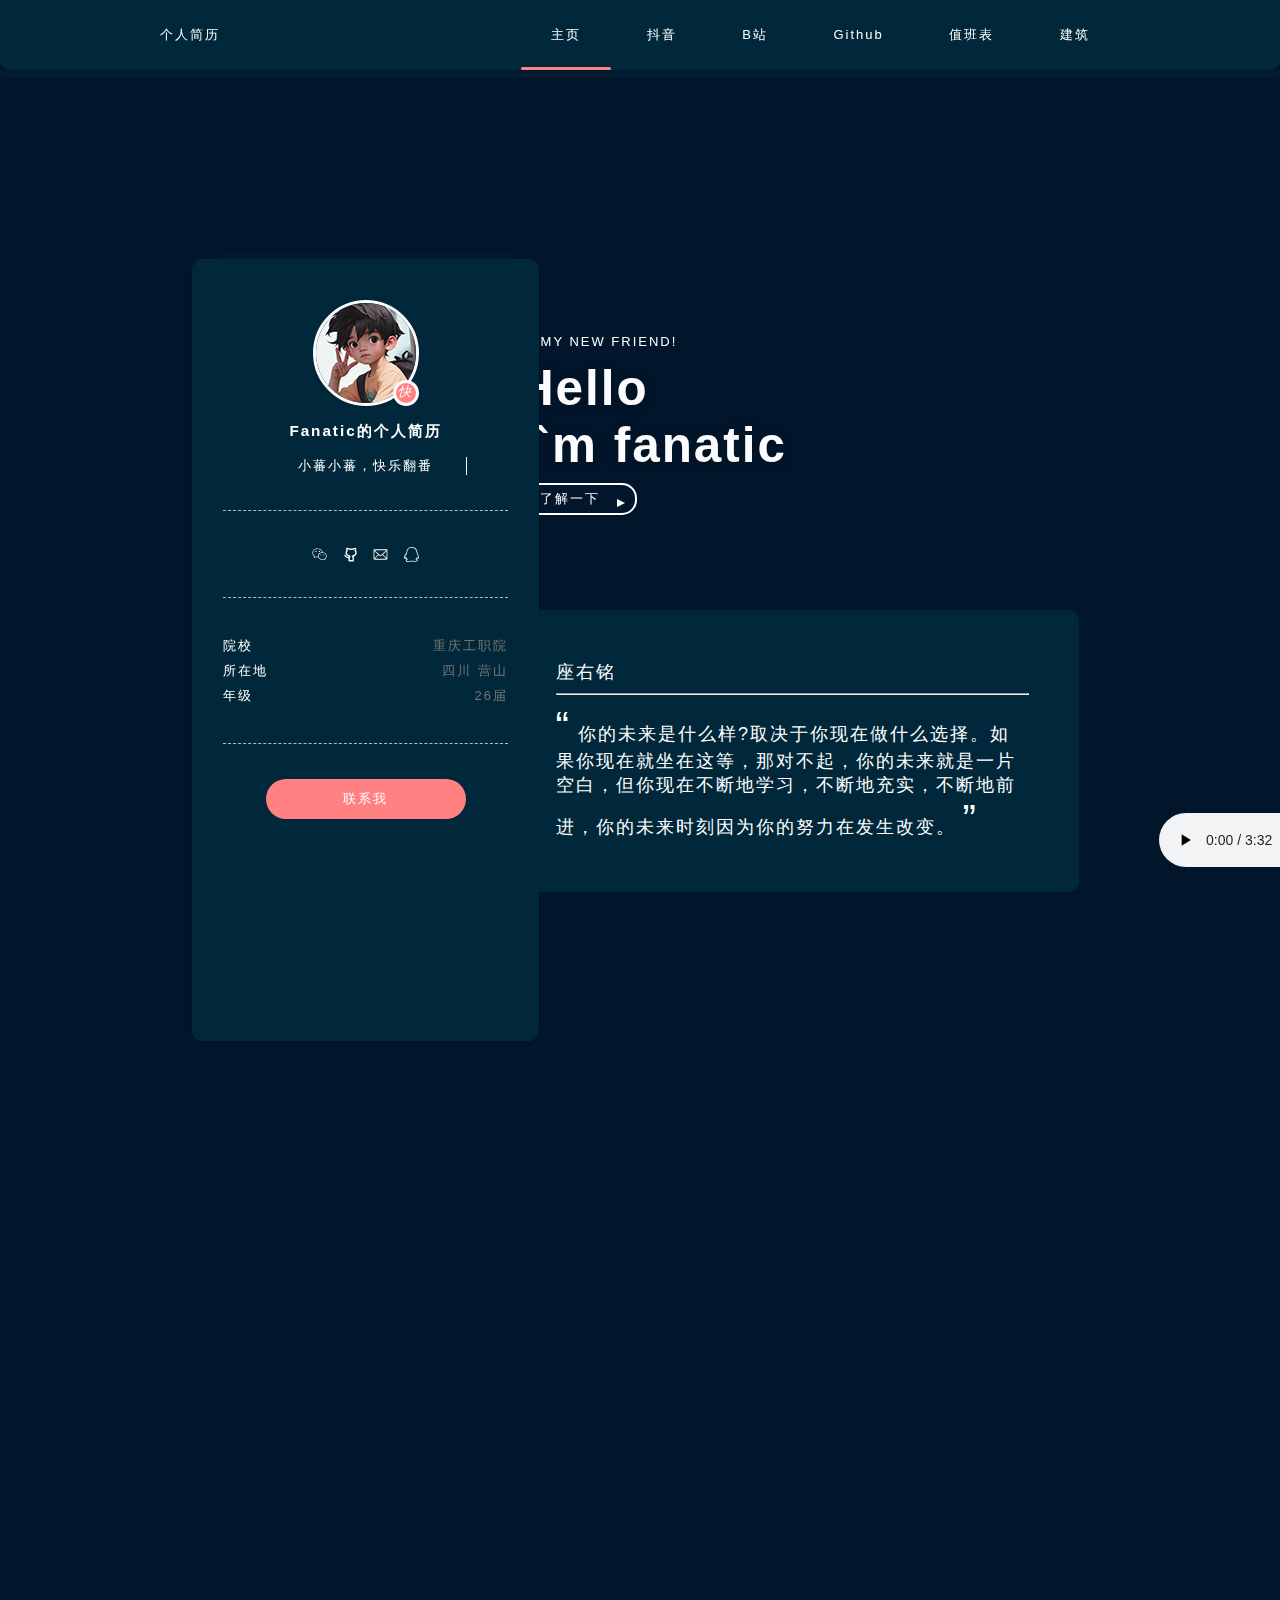
<file: index.html>
<!DOCTYPE html>
<html lang="zh-CH">

<head>
  <meta charset="UTF-8">
  <meta http-equiv="X-UA-Compatible" content="IE=edge">
  <meta name="viewport" content="width=device-width, initial-scale=1.0">
  <title>fanatic</title>
  <link rel="stylesheet" href="./css/base.css">
  <script src="./js/jq.js"></script>
  <link rel="shortcut icon" href="./img/favicon.ico" type="image/x-icon">

</head>

<body>

  <div class="music-wrap" id="musicwrap">
    <audio preload="auto" id="play1" controls>
      <source src="./img/2.mp3">
    </audio>
  </div>


  <canvas class="canvas-wrap" id="triangle-lost-in-space" resize="true"></canvas>

  <!-- loadding -->
  <div class="lodding-wrap">
    <div class="loadding-div"></div>
  </div>
  <!-- 遮罩层 -->
  <div class="zhezhao" id="zhezhao">
    <span class="close"><svg t="1649229755294" class="icon" viewBox="0 0 1024 1024" version="1.1"
        xmlns="http://www.w3.org/2000/svg" p-id="4692" width="32" height="32">
        <path
          d="M512 0C229.187368 0 0 229.187368 0 512 0 794.812632 229.187368 1024 512 1024 794.812632 1024 1024 794.812632 1024 512 1024 229.187368 794.812632 0 512 0ZM512 970.105263C259.368421 970.105263 53.894737 764.631579 53.894737 512 53.894737 259.368421 259.368421 53.894737 512 53.894737 764.631579 53.894737 970.105263 259.368421 970.105263 512 970.105263 764.631579 764.631579 970.105263 512 970.105263ZM550.130526 512 719.629474 342.366316C730.273684 331.856842 730.273684 314.88 719.629474 304.370526 709.12 293.726316 692.143158 293.726316 681.633684 304.370526L512 473.869474 342.366316 304.370526C331.856842 293.726316 314.88 293.726316 304.370526 304.370526 293.726316 314.88 293.726316 331.856842 304.370526 342.366316L473.869474 512 304.370526 681.633684C293.726316 692.143158 293.726316 709.12 304.370526 719.629474 309.625263 724.884211 316.496842 727.578947 323.368421 727.578947 330.24 727.578947 337.111579 724.884211 342.366316 719.629474L512 550.130526 681.633684 719.629474C686.888421 724.884211 693.76 727.578947 700.631579 727.578947 707.503158 727.578947 714.374737 724.884211 719.629474 719.629474 730.273684 709.12 730.273684 692.143158 719.629474 681.633684L550.130526 512Z"
          p-id="4693"></path>
      </svg></span>
    <div id="videoResume">
      <video preload="auto" id="videoResumeC" controls="" name="media">
        <source src="./img/2.mp3" type="video/mp4">
      </video>
    </div>
  </div>

  <!-- 主要页面 -->
  <div class="box">

    <!-- 顶部栏 -->
    <div class="header borderafter">


      <div class="col">
        <span>个人简历</span>
        <!-- 右边操作栏 -->

        <div class="header-right">
          <!-- 按钮 -->
          <div class="min_menu-wrap" id="minmenu">
            <span class="min_menu"></span>
          </div>
          <!-- 列表 -->
          <div class="menu_list">
            <!-- 栏目 -->
            <ul class="header-nav">
              <li class="active"><a href="./index.html">主页</a></li>
              <li><a target="_blank" href="https://www.douyin.com/user/MS4wLjABAAAAH6x9S83AsS3kY9lTjSbkBMIQJs2hViNjstUFv_BT_Uk-40kseYH-TFcigQRqgmMJ">抖音</a></li>
              <li><a target="_blank" href="https://space.bilibili.com/450688396?spm_id_from=333.337.0.0">B站</a></li>
              <li><a target="_blank" href="https://github.com/Fanatic-1215">Github</a></li>
              <li><a target="_blank" href="./值班表/index.html">值班表</a></li>
              <li><a target="_blank" href="./建筑/build.html">建筑</a></li>
            </ul>
           
          </div>
        </div>
      </div>
    </div>

    <!-- 顶部导航 -->
    <div class="navigation">
      <div class="nav-titleBox co zz">
        <!-- 占位符 -->
        <div class="co-left"></div>

        <!-- 标题 -->
        <div class="co-right ">
          <span class="titleBox-tag">HI MY NEW FRIEND!</span>
          <h1>
            Hello<br>
            I`m fanatic
          </h1>
          <a class="buttom navbtn" href="#next-one">了解一下
          </a>
        </div>
      </div>
    </div>




    <!-- 主要内容 -->
    <div class="container content zz">

      <!-- 占位符 -->
      <div class="co-left">
        <!-- 简历吸盘 -->
        <div class="me-card carbox borderbefore" id="mycard">
          <div class="mecar-title">
            <div class="me-image">
              <span class="status">
                <i>快乐翻番</i>
              </span>
              <img src="./img/my.jpg" alt="">
            </div>
            <h3>Fanatic的个人简历</h3>
            <p class="me-hover">
              <span>小蕃小蕃，快乐翻番</span>
            </p>
          </div>
          <div class="borderbotm"></div>
          <div class="lianxi-list">
            <a title="wx:H2350910083">
              <svg t="1649145899448" class="icon" viewBox="0 0 1024 1024" version="1.1"
                xmlns="http://www.w3.org/2000/svg" p-id="14861" width="15" height="15">
                <path
                  d="M506.942 345.921c25.259 0 42.134-16.916 42.134-42.107 0-25.477-16.848-41.956-42.134-41.956-25.299 0-50.668 16.48-50.668 41.956 0.028 25.204 25.409 42.107 50.668 42.107l0 0zM506.942 345.921zM271.257 261.857c-25.259 0-50.79 16.48-50.79 41.956 0 25.19 25.532 42.107 50.79 42.107 25.163 0 42.012-16.916 42.012-42.107-0.014-25.477-16.834-41.956-42.012-41.956l0 0zM271.257 261.857zM1010.654 615.492c0-133.202-123.563-246.702-275.237-258.512 0.205-1.652 0.301-3.373-0.068-5.092-30.406-141.79-182.886-248.695-354.7-248.695-194.15 0-352.119 135.387-352.119 301.793 0 89.279 45.574 169.725 131.946 233.158l-30.106 90.508c-1.939 5.885-0.177 12.37 4.506 16.452 2.853 2.458 6.445 3.741 10.076 3.741 2.335 0 4.697-0.546 6.867-1.625l113.036-56.565 13.926 2.827c34.802 7.154 64.853 13.353 101.868 13.353 10.895 0 40.878-3.987 43.404-7.182 40.755 101.99 153.094 175.61 285.273 175.61 33.86 0 68.13-8.164 98.891-15.866l87.136 47.636c2.307 1.257 4.847 1.911 7.359 1.911 3.441 0 6.881-1.161 9.639-3.413 4.847-3.932 6.841-10.404 5.038-16.33l-22.255-74.001c74.602-58.955 115.521-129.488 115.521-199.708l0 0zM409.798 665.75c-9.626 0.833-19.388 1.243-29.082 1.243-32.686 0-60.334-5.652-92.31-12.26l-18.582-3.755c-3.195-0.683-6.567-0.245-9.503 1.269l-81.687 40.892 21.231-63.775c2.076-6.24-0.205-13.053-5.57-16.821-82.07-57.207-123.659-126.894-123.659-207.093 0-144.179 139.087-261.516 310.067-261.516 151.142 0 284.959 91.955 312.579 214.261-158.475 2.076-286.706 113.487-286.706 250.32 0 19.893 3.018 39.171 8.11 57.767-1.542-0.382-3.168-0.683-4.887-0.532l0 0zM860.371 788.699c-4.875 3.673-6.935 10.007-5.188 15.852l13.804 45.903-56.647-30.993c-2.157-1.188-4.588-1.803-7.004-1.803-1.188 0-2.389 0.15-3.564 0.464-30.379 7.674-61.822 15.593-92.433 15.593-142.186 0-257.857-97.717-257.857-217.811 0-120.095 115.658-217.771 257.857-217.771 139.469 0 257.325 99.724 257.325 217.771 0 59.87-37.738 121.255-106.291 172.797l0 0zM868.181 797.178zM616.454 506.006c-16.848 0-33.696 16.971-33.696 33.792 0 16.944 16.848 33.669 33.696 33.669 25.313 0 42.038-16.725 42.038-33.669 0-16.848-16.725-33.792-42.038-33.792l0 0zM616.454 506.006zM801.58 506.006c-16.603 0-33.451 16.971-33.451 33.792 0 16.944 16.848 33.669 33.451 33.669 25.231 0 42.257-16.725 42.257-33.669 0-16.848-16.998-33.792-42.257-33.792l0 0zM801.58 506.006z"
                  p-id="14862"></path>
              </svg>
            </a>
            <a title="github:Fanatic-1215" href="https://github.com/Fanatic-1215">
              <svg t="1649145950732" class="icon" viewBox="0 0 1024 1024" version="1.1"
                xmlns="http://www.w3.org/2000/svg" p-id="16367" width="15" height="15">
                <path
                  d="M695.765333 981.333333h-276.053333c-26.794667 0-47.317333-21.077333-47.317333-48.64V739.84c0-29.184 6.314667-56.746667 17.365333-81.066667-129.365333-48.64-214.528-150.784-214.528-264.277333 0-53.504 17.365333-103.765333 50.474667-147.498667-12.629333-42.154667-15.786667-95.658667-12.629334-157.269333C216.234667 62.122667 236.8 42.666667 261.973333 42.666667c14.208 0 134.101333 1.621333 203.52 64.853333a504.448 504.448 0 0 1 184.533334 0C717.866667 44.288 837.717333 42.666667 853.504 42.666667c25.216 0 45.738667 19.456 47.317333 45.397333 4.693333 61.610667 0 115.114667-12.629333 157.269333C921.301333 290.688 938.666667 340.906667 938.666667 392.832c0 113.493333-85.162667 215.637333-214.528 264.277333a207.786667 207.786667 0 0 1 17.365333 81.066667v192.896c1.578667 27.562667-20.48 50.261333-45.738667 50.261333z m-228.693333-97.28h181.333333V739.84c0-27.562667-12.586667-53.504-33.109333-71.338667-14.165333-11.349333-20.48-30.805333-15.786667-50.261333 4.778667-17.834667 18.944-32.426667 36.309334-35.669333 123.050667-24.32 208.213333-102.144 208.213333-189.696 0-47.018667-25.258667-82.688-45.738667-105.386667-14.208-14.549333-17.365333-35.626667-7.893333-55.082667 6.314667-12.970667 15.786667-40.533333 15.786667-89.173333-39.466667 6.485333-85.205333 19.456-102.528 45.397333-11.093333 16.213333-31.573333 24.32-50.474667 19.456a393.045333 393.045333 0 0 0-194.005333 0c-18.944 4.864-37.888-3.242667-50.474667-19.456-17.365333-25.941333-63.146667-38.912-102.528-45.397333 1.578667 48.64 9.429333 76.202667 15.786667 89.173333 7.850667 17.834667 4.693333 40.533333-7.936 55.082667-20.48 22.698667-45.738667 58.368-45.738667 105.386667 0 87.552 85.205333 163.754667 208.213333 189.696 17.365333 3.242667 31.573333 17.834667 36.266667 35.669333 4.736 17.834667-1.578667 37.290667-15.786667 50.261333a95.104 95.104 0 0 0-33.109333 71.296v144.298667h3.157333z"
                  fill="#172B4D" p-id="16368"></path>
                <path
                  d="M403.968 788.394667c-212.949333 0-309.162667-194.56-313.898667-202.666667-11.050667-24.32-1.578667-53.461333 20.48-64.810667 23.68-11.349333 52.053333-1.621333 63.146667 21.077334 3.114667 6.485333 80.426667 157.269333 241.28 149.162666 26.837333-1.621333 48.896 19.456 48.896 46.976 1.578667 27.562667-18.901333 50.261333-45.738667 50.261334h-14.165333z"
                  fill="#172B4D" p-id="16369"></path>
              </svg>
            </a>
            <a title="email:2350910083@qq.com" href="Mailto:2350910083@qq.com?Subject=邮箱标题&amp;Body=邮箱内容！">
              <svg t="1649145973361" class="icon" viewBox="0 0 1024 1024" version="1.1"
                xmlns="http://www.w3.org/2000/svg" p-id="17271" width="15" height="15">
                <path
                  d="M983.899806 785.385782V224.886223h0.180631l-0.180631-4.696419c-0.180632-5.238314-0.722526-10.476627-1.806315-15.714941-2.890104-25.469042-21.675781-44.977245-45.519139-47.686717H122.287529c-11.741048 0-23.482096 1.625684-34.861881 5.238314-30.346093 10.295996-50.757453 40.100194-50.576821 74.058917v534.849885c-0.361263 21.314518 5.780208 42.087141 17.701887 59.789028l0.361263 0.722526 5.418946 3.973893c18.243782 21.856412 44.977245 34.319986 73.517022 34.500618H904.421944c37.751984 0 70.265655-27.094726 79.477862-66.291763l0.180631-0.541894c0.361263-5.96084 0.361263-11.741048-0.180631-17.701888zM390.16405 547.494091l55.453872 49.854295 43.893456 40.100194c5.418945 5.96084 13.005468 9.57347 21.133886 9.57347 7.947786 0 15.534309-3.431999 21.133886-9.57347l101.153642-91.941436 272.753572 263.721997H126.622685L390.16405 547.494091z m120.119951 30.346092L111.449638 216.03528H115.604163c214.409596-0.903158 703.559711-2.890104 793.875463-0.361263l-399.195625 362.166166z m165.458458-69.72376l251.619686-227.956959v474.518963L675.742459 508.116423z m-328.568707 0.180631L93.205856 760.278003V278.895043l253.967896 229.402011z"
                  p-id="17272"></path>
              </svg>
            </a>
            <a title="QQ:2350910083">
              <svg t="1649146096754" class="icon" viewBox="0 0 1024 1024" version="1.1"
                xmlns="http://www.w3.org/2000/svg" p-id="18277" width="15" height="15">
                <path
                  d="M537.576602 0c345.434577 0 362.285044 329.787714 362.285044 329.787714 52.356809 69.207276 24.072096 131.794725 24.072096 131.794725 168.504671 264.793055 59.578437 341.22196 29.488318 346.638181-29.488318 5.416222-58.374833-32.49733-58.374833-32.49733s-9.628838 37.913551-33.700934 58.374833c87.86315 40.922563 72.216288 92.075767 72.216288 92.075767s-18.655874 154.061414-383.94993 56.569425l-31.293725-5.416222c-350.248996 126.378504-393.578768-43.931575-393.578768-43.931575s-14.443258-71.012683 53.560413-97.491989c-39.718958-24.072096-53.560413-75.2253-53.560413-75.2253s-35.506341 57.77303-81.845126 36.709946C-3.443754 775.723291-31.728467 587.359141 143.997834 451.351799c0 0-25.275701-80.641521 32.49733-128.785713C176.495163 322.566085 192.142025 0 537.576602 0L537.576602 0 537.576602 0zM230.055576 341.22196C153.626672 406.216619 204.779876 471.211278 204.779876 471.211278 36.275204 574.72129 66.365324 742.022357 66.365324 742.022357s27.081108-13.239653 45.736982-52.356809c19.257677-39.117156 48.745994 6.619826 48.745994 6.619826s18.655874 89.066755 74.623497 123.971294c56.569425 34.904539-2.40721 57.171228-2.40721 57.171228s-61.985647 0.601802-56.569425 43.329773c5.416222 42.126168 205.81642 95.084779 325.575097 1.203605l63.791054 8.425234c209.427235 72.81809 312.937247 4.814419 319.557073-8.425234 6.619826-13.239653-31.895527-38.515353-67.401869-53.560413-35.506341-15.04506-44.533377-30.691922-13.239653-51.153204 31.293725-21.063084 43.931575-62.587449 61.985647-105.31542 18.054072-42.72797 45.736982-21.664886 49.347797-9.628838 3.610814 12.036048 29.488318 52.356809 29.488318 52.356809s68.003671-72.216288-73.419893-285.856139c0 0 30.691922-63.791054-21.063084-116.147863 0 0-12.63785-300.299397-320.158876-300.299397C224.639355 52.356809 230.055576 341.22196 230.055576 341.22196L230.055576 341.22196 230.055576 341.22196z"
                  p-id="18278"></path>
              </svg>
            </a>
          </div>
          <div class="borderbotm"></div>
          <div class="mecar-bottm">
            <div>
              <span class="mecarbottm-key">院校</span>
              <span class="mecarbottm-value">重庆工职院</span>
            </div>
            <div>
              <span class="mecarbottm-key">所在地</span>
              <span class="mecarbottm-value">四川 营山</span>
            </div>
            <div>
              <span class="mecarbottm-key">年级</span>
              <span class="mecarbottm-value">26届</span>
            </div>

          </div>
          <div class="borderbotm"></div>
          <div class="buttom-box ">
            <a class="button" href="Mailto:2350910083@qq.com?Subject=邮箱标题&amp;Body=邮箱内容！">联系我</a>
          </div>
        </div>
      </div>
      <!-- 右边 -->
      <div class="co-right" style="background-color: var(--headerCOlor);border-radius: 10px;padding: 50px;font-size: 18px;height: 100%;box-sizing: border-box;" class="outer">
        <span>座右铭</span><hr>
        <span style="font-size: 40px;">“</span>
        你的未来是什么样?取决于你现在做什么选择。如果你现在就坐在这等，那对不起，你的未来就是一片空白，但你现在不断地学习，不断地充实，不断地前进，你的未来时刻因为你的努力在发生改变。
        <span style="font-size: 40px;">”</span>
      </div>
    </div>
      
      

</body>

<script src="./js/base.js"></script>


</html>
</file>
<file: css/base.css>
:root {
 /* 默认背景色 */
--backColor:#fff;
--borderline:#00283a;
 /* 卡片 */
--headerCOlor:#00283A;
 /* 卡片 */
--headerhover:rgb(0, 40, 58,.8);

  /* 默认字体颜色 */
--headerFont:#fff;
  /* 反差色 */
--fontColor:#00283A;
--mainColor:#ff8181;
--bagColor:#02162b;
}

.content-li svg path,.buttom svg path{
  fill:#fff;
}
svg{
  vertical-align: middle;
}
svg path{
  fill: var(--headerFont);
}

/* 遮罩 */
.zhezhao{
  position: fixed;
  left: 0px;
  right: 0px;
  bottom: 0px;
  top: 0px;
  background-color: rgba(0, 0, 0, .7);
  z-index: 9;
  display: none;
}
.zhezhao.active{
  display: block;
}
.zhezhao .close{
  position: absolute;
  right: 20%;
  top:  10%;
}
.close path{
  fill: #FCFCFE;
}
#videoResume{
  position: absolute;
  left: 50%;
  top:  50%;
  transform: translate(-50%,-50%);
}
#videoResumeC{
  width: 100%;
}


body,
html {
  position: relative;
  margin: 0px;
  width: 100%;
  padding: 0px;
  font-size: 13px;
  letter-spacing: 2px;
  transition: .4s ease-in-out;
  font-weight: 400;
  font-family: -apple-system, BlinkMacSystemFont, "Segoe UI", Roboto, "Helvetica Neue", Arial, "Noto Sans", sans-serif, "Apple Color Emoji", "Segoe UI Emoji", "Segoe UI Symbol", "Noto Color Emoji";
  
  color: var(--headerFont);
  background-color:var(--bagColor);
}
a{
   transition: color .6s ease-in-out;
   text-decoration: none;
   color: inherit;
}
a:hover {
  color: var(--mainColor);
}


.carbox {
  background-color: var(--headerCOlor);
  border-radius: 12px;
  box-shadow: 0 2px 4px -2px rgb(0 0 0 / 15%);
}

ul {
  list-style: none;
  margin: 0px;
  padding: 0px;
}

ul>li {
  display: inline-block;
}
img {
  width: 100%;
  height: 100%;
  vertical-align: middle;
}
.copybottm {
  padding: 30px 20px;
  color: #7B7B7D;
  font-size: 10px;
  font-weight: 700;
  letter-spacing: 2px;
  transition: .4s ease-in-out;
  text-transform: uppercase;
}

 /* 顶部栏目 */
.header {
  position: fixed;
  z-index: 2;
  top: 0px;
  width: 100%;
  height: 70px;
  line-height: 70px;
  background-color: var(--headerCOlor);
  border-radius: 0% 0% 10px 10px;
  box-shadow: 0 2px 4px 0 rgb(0 0 0 / 15%);
}

/* 下面的装饰 */
.borderafter::after{
  content: '';
  position: absolute;
  top: 70px;
  left: 0px;
  right: 0px;
  height: 8px;
  /* background-color: #00283A; */
  background-color: var(--borderline);
  border-radius: 0% 0% 5px 5px;
  opacity: .3;
}

/* 上面的装饰 */
.borderbefore::before{
  content: '';
  position: absolute;
  top: -8px;
  left: 8%;
  right: 8%;
  height: 10px;
  background-color: var(--borderline);
  border-radius: 5px 5px 0% 0%;
  opacity: .3;
}

.col {
  width: 75%;
  margin: 0 auto;
  /* border: 1px solid red; */
}

.header>div {
  display: flex;
  justify-content: space-between;
}

/* 开灯 */
.kaig-bottm img {
  width: 15px;
  height: 15px;
}
.kaig-bottm .my-radio{
  position: relative;
  display: inline-block;
  height: 20px;
  width: 40px;
  vertical-align: middle;
  background: #F4F5F7;
  border-radius: 2em;
  box-shadow: inset 0 0 4px -1px rgb(0 0 0 / 15%);
  transition: .4s ease-in-out;
  cursor: pointer;
}

.kaig-bottm .my-radio.active>i{
  right: 0px;
  left: auto;
}
.kaig-bottm .my-radio>i{
  position: absolute;
  left: 0px;
  top: 0px;
  bottom: 0px;
  display: inline-block;
  width: 35%;
  border: solid 3px #AFB42B;
  border-radius: 50%;
  background: #FCFCFE;
  transition: all .2s ease;
}

/* 顶部导航栏 */
.header-nav {
  display: inline-block;
}

.header-nav>li.active::after {
  content: '';
  display: inline-block;
  position: absolute;
  bottom: 0;
  left: 0px;
  right: 0px;
  border-radius: 10px;
  height: 3px;
  background-color: var(--mainColor);
  transition: .4s ease-in-out;
}

.header-nav>li {
  padding: 0 30px;
  position: relative;
  transition: color .6s ease-in-out;
  box-sizing: border-box;
}

.header-nav>li:hover {
  color: var(--mainColor);
}



/* 导航 */ 
/* 黑色主题背景 */
/* .navigation.active{ 
  background-image: url("../img/back/aitx6-0og08.webp") !important;
  
} */
/* 默认主题 */
.navigation {
  margin: 0px auto 0;
  width: 95%;
  background-color: transparent;
  height: 600px;
  border-radius: 20px;
  /* background-image: url("../img/back/a58cbbffd2aa49c1b1e99990be912f30.jpg"); */
  background-attachment: fixed;
  background-size: 100%;
  background-repeat: no-repeat;
  overflow: hidden;
  color: #fff;
}

/* 顶部导航 */
.navigation .titleBox-tag {
  text-transform: uppercase;
}

.navigation h1 {
  margin: 10px 0;
  font-size: 3.8rem;
  color: #fcfcfe;
  text-shadow: 0 1px 10px rgb(0 0 0 / 30%);
}
.navigation .buttom:hover{
  transform: scale(1.1);
  color: #fff;
}
.navigation>.nav-titleBox {
  margin-top: 18rem;
}

.nav-titleBox .buttom {
  display: inline-block;
  height: 28px;
  line-height: 28px;
  padding: 0px 35px 0 20px;
  border: 2px solid white;
  border-radius: 15px;
  cursor: pointer;
  transition: transform .3s ease;
  color: #fcfcfe;
  position: relative;
}
.nav-titleBox .buttom::after{
  position: absolute;
  right: 10px;
  top: 50%;
  content: '';
  width: 0px;
  height: 0px;
  border-top: 4px solid transparent;
  border-left: 8px solid #fff;
  border-bottom: 4px solid transparent;
  animation: bmove 1s infinite;
}
@keyframes bmove {
  0%{
    opacity: 1;
    transform: translateX(-8px) translateY(-50%);
  }
  100%{
    opacity: 0;
    transform: translateX(5px) translateY(-50%);
  }
}


/* 内容 */

.co-left {
  width:35%;
  display: inline-block;
  height: 50px;
}

.co-right {
  width: 64%;
  display: inline-block;
  /* background-color: #45454566; */
  min-height: 50px;
}
.co{
  width: 70%;
  margin: 0 auto;
}

.content {
  position: relative;
  top: -90px;
  min-height: 1000px;
  width: 70%;
  margin: 0 auto;
  display: flex;
  /* background-color: rgba(10, 15, 20, 0.2); */
}


/* 左半部分 */
.content .me-card {
  /* top: 390px; */
}

.scroll{
  position: fixed !important;
  top: 49%;
}
.content .me-card {
  width: fit-content;
  min-width: 285px;
  transform: translateY(-351px);
  height: 780px;
  /* backgrounbad-color: var(--headerCOlor); */
  border-radius: 10px;
  text-align: center;
  border: 1px solid var(--headerCOlor);
  padding: 0px 30px;
}


/* 左边吸盘 */
.mecar-title {
  margin-top: 40px;
}


.me-hover span{
  margin: 0 auto;
  display: block;
  font: 14px ;
  border-right: .08em solid;
  /* 个数*2ch */
  width: 28ch; 
  white-space: nowrap;
  overflow: hidden;
  animation: typing 3s steps(28,end), blink-caret .3s step-end infinite alternate;
}


@keyframes typing {
  from {
    width: 0;
  }
}
@keyframes blink-caret {
  50%{
    border-color: transparent;
  }
}


/* 虚线 */
.content .borderbotm {
  /* border-style: dashed; */
  border-bottom: 1px dashed rgb(187, 185, 185);
  height: 0px;
  margin: 35px 0;
}

.mecar-title .me-image {
  position: relative;
  display: inline-block;
}
.me-image>img{
  width: 100px;
  height: 100px;
  border: solid 3px #FCFCFE;
  border-radius: 50%;
  box-shadow: 0 2px 4px -2px rgb(0 0 0 / 15%);
}
.mecar-title .me-image>.status{
    height: 20px;
    width: 20px;
     box-shadow: 0 2px 4px -2px rgb(0 0 0 / 15%);
    border-radius: 50%;
    position: absolute;
    border: solid 3px #FCFCFE;
    right: 0px;
    bottom: 0px;
    background-color: var(--mainColor);
    overflow: hidden;
    color: #fff;
    transition: width .2s ease-in-out, visible .2s ease-in-out;
}
.mecar-title .me-image:hover .status{
  width: 100px;
  border-radius: 20px;
}
.mecar-title .me-image:hover .status i {
  width: 0%;
  visibility: hidden;
}
.mecar-title .me-image:hover .status i {
  width: 100%;
  visibility: visible;
}

.mecar-bottm>div {
  display: flex;
  justify-content: space-between;
  height: 25px;
  line-height: 25px;
}

.mecar-bottm .mecarbottm-key {
  font-weight: 500;
}

.mecar-bottm .mecarbottm-value {
  font-weight: 500;
  color: #747474;
}
.me-card .lianxi-list svg{
  margin: 0 5px;
 
}
.me-card .lianxi-list a svg path{
  transition: .2s ease-in-out;
}
.me-card .lianxi-list a:hover svg path{
  fill: var(--mainColor);
}
.me-card .lianxi-list a{
 display: inline-block;
}
.me-card .buttom-box .button{
  display: block;
  margin: 0 auto;
  border: none;
  height: 40px;
  line-height: 40px;
  width: 200px;
 
  color: var(--headerFont);
  border-radius: 50px;
  background: linear-gradient(-45deg, var(--mainColor) 50%, #fff 60%, var(--mainColor) 70%);
  background-size: 600% 100%;
  animation: shine 5s infinite;
}
@keyframes shine {
  0% {
    background-position-x: 100%;
  }
  50% {
    background-position-x: 0%;
  }
  100% {
    background-position-x: -100%;
  }
}


/* g公共 */
.content-li>h3 {
  display: flex;
  align-items: center;
  color: var(--headerFont);
}

.content-li .borderbotm {
  flex: 1;
  margin-left: 20px;
  margin-right: 20px;
}


/* 加载小蝴蝶 */
/* .lodding-wrap{
  position: fixed;
  left: 0px;
  right: 0px;
  bottom: 0px;
  top: 0px;
  background-color: rgba(0, 0, 0, 0.95);
  z-index: 9;
  opacity: 1;
} */

.loadding-div{
  left: 50%;
  top: 50%;
  position: relative;
  width: 100px;
  height: 100px;
  transform: rotateZ(-13deg) translate(-50%,-50%); 
  animation: insect-fly 0.3333333333s infinite alternate cubic-bezier(.45,-0.43,.63,1.94);
}

.loadding-div::after,.loadding-div::before{
  content: '';
  position: absolute;
  width: 50px;
  height: 50px;
  border: 1px solid #00c7ff;
  transform: rotateX(60deg) rotateY(-60deg);
  background-color: rgba(81, 0, 255, 0.723);
  border-radius: 40% 20% 50% 50%;
  animation: wings 0.333s infinite cubic-bezier(0.6, 0, 0.4, 1) alternate;
}
.loadding-div::after{
  transform-origin: right center;
  left: 0;
}

.loadding-div::before{
  right: 0;
  transform-origin: left center;
  animation-direction: alternate-reverse;
}

@keyframes insect-fly {
  from {
    margin-top: -0.3em;
  }
  to {
    margin-top: 0.3em;
  }
}
@keyframes wings {
  from{
    transform: rotateX(60deg) rotateY(-60deg);
  }
  to{
    transform: rotateX(60deg) rotateY(60deg);
  }
}

/* 雪花 */
.canvas-wrap{
  position: fixed;
  top: 100px;
  bottom: 0px;
  z-index: 1;
  left: 0;
  right: 0;
}


/* 置顶层 */
.zz{
  position: relative;
  z-index: 1;
}


/* 公共的按钮样式 */
.buttonsty{
  cursor: pointer;
  transition: .4s ease-in-out;
}
.buttonsty:hover{
  transform: scale(1.03);
}



/* 适配 */

/* @media screen and (min-width:1000px) and (max-width:1200px) {
  .content .me-card{
    min-width: auto;
  }
}



@media screen and ( max-width:1000px) {
  .content{
    display: block;
  }
  .content .me-card{
    min-width: auto;
  }
    

  .header-right{
    display: none;
  }
  .nav-titleBox{
    display: none;
  }
  .co-right{
    display: none;
  }
} */


/* 播放器 */
 .music-wrap{
  position: fixed;
  right: -14%;
  bottom: 30px;
  z-index: 2;
  transition: right .3s ease;
}
.music-wrap:hover{
  right: 0%;
}
/*
.music-wrap.paused .music-box{
  animation-play-state:paused;
}
.music-wrap .music-box{
  animation:fadenum 5s linear infinite;
}
.music-wrap .music-box{
  background-image: url(../img/bg2.jpg);
  background-size: 100% 100%;
  transform-origin: center center;
  width:80px;
  height:80px;
  background-color:pink;
  border-radius: 50%;
}
@keyframes fadenum{
  0%{transform:rotate(0deg);}
  100%{transform:rotate(360deg);}
}

.music-wrap .star{
  display: inline-block;
  width: 0;
  height: 0;
  border-top: 10px solid #fff;
  border-bottom: 10px solid #fff;
  border-left: 20px solid #fff;
  z-index: 1;
  position: absolute;
  top: 50%;
  left: 50%;
  transform: translate(-50%,-50%);
}

.music-wrap.paused .star{
  border-top: 10px solid transparent;
  border-bottom: 10px solid transparent;
  border-left: 20px solid #fff;
} */



 .min_menu{
  display: none;
  height: 2px;
  width: 15px;
  background-color: var(--headerFont);
  border-radius: 2px;
  position: relative;
  transition: .4s ease-in-out;
}
.min_menu::after{
  content: "";
  top: -5px;
  position: absolute;
  background-color: inherit;
  transition: .4s ease-in-out;
  display: block;
  width: 15px;
  height: 2px;
  border-radius: 2px;
}

.min_menu::before{
  content: "";
  bottom: -5px;
  position: absolute;
  background-color: inherit;
  transition: .4s ease-in-out;
  display: block;
  width: 15px;
  height: 2px;
  border-radius: 2px;
  
}
.min_menu-wrap{
  min-width: 50px;
}
.min_menu-wrap.active .min_menu{
  transform: rotate(45deg);
}
.min_menu-wrap.active .min_menu::after{
  transform: translate(0,5px) rotate(-90deg);
}
.min_menu-wrap.active .min_menu::before{
  transform: translate(0,-5px) rotate(-90deg);
}


  /* 手机*/
  @media screen and (max-width: 950px) {
    .col>span{
      visibility: hidden;
    }
    .content .me-card{
      min-width: auto;
    }
    .co-left{
      position: relative;
      width: auto;
      display: block;
      height: auto;
    }
    .co-right{
      width: 100%;
    }
    .content{
      display: block;
    }
    .content .me-card{
      width:auto;
      transform: translateY(-20px);
    }
    .scroll{
      position:relative !important;
    }

    
    .min_menu{
      display: inline-block;
    }
    /* .header .header-right{
      display:none;
    } */
    .co-left{
      display: none;
    }
    .co-right{
      width: 100%;
    }

  
    .header-right .min_menu-wrap{
      text-align: center;
    }
    .header-right .header-nav>li{
      display: block;
    }
    .header-right .kaig-bottm{
      display: block;
    }

    .menu_list{
      pointer-events: none;
      position: absolute;
      left: 0;
      right: 0;
      text-align: center;
      opacity: 0;
      background-color: var(--headerhover);
      transform: translateY(10px);
      transition: .1s ease-in-out;
    }

    .menu_list.active{
      opacity: 1;
      pointer-events: all;
      transform: translateY(0px);
    }

    .navigation>.nav-titleBox {
      margin-top: 10rem;
    }
  }

/* 平板 */
 @media screen and (max-width:1200px){
  .navigation{
    text-align: center;
    background-size: 100% 100%;
  }
 
  .co-left{
    position: relative;
    width: auto;
    display: block;
    height: auto;
  }
  .co-right{
    width: 100%;
  }
  .content{
    display: block;
  }
  .content .me-card{
    width:auto;
    transform: translateY(-20px);
  }
  .scroll{
    position:relative !important;
  }
}
</file>
